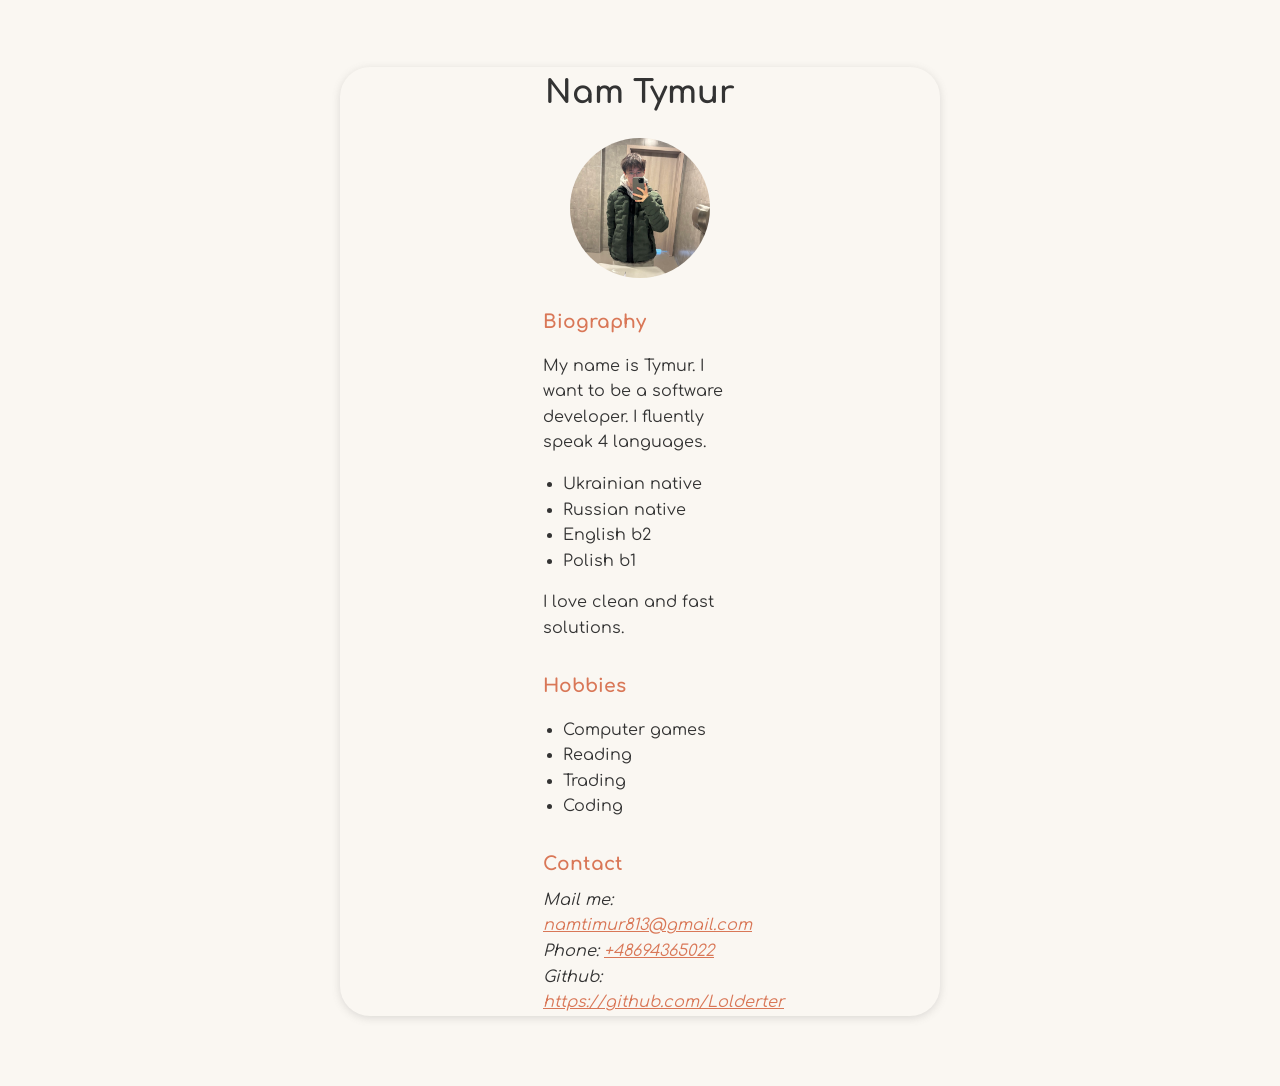
<file: portfolio/index.html>
<!DOCTYPE html>
<html lang="en">
<head>
    <meta charset="UTF-8">
    <meta name="viewport" content="width=device-width, initial-scale=1.0">
    <title>Portfolio</title>
    <link rel="stylesheet" href="style.css">
   
</head>
<body>
    <Header>
        
    </Header>
    <main>
        <h2>Nam Tymur</h2>
        <img src="portfoliop.jpg" alt="profile-picture">
        <section>
            <h3>Biography</h3>
            <p>My name is Tymur. I want to be a software developer. I fluently speak 4 languages. <ul>
                <li>Ukrainian native</li>
                <li>Russian native</li>
                <li>English b2</li>
                <li>Polish b1</li>
            </ul>
                I love clean and fast solutions. 
            </p>
        </section>
        <section>
            <h3>Hobbies</h3>
            <ul>
                <li>Computer games</li>
                <li>Reading</li>
                <li>Trading</li>
                <li>Coding</li>
            </ul>
        </section>
        <section>
            <h3>Contact</h3>
            <address>
                Mail me: <a href="mailto:namtimur813@gmail.com">namtimur813@gmail.com</a> <br>
                Phone: <a href="tel:+48694365022">+48694365022</a> <br>
                Github: <a href="https://github.com/Lolderter">https://github.com/Lolderter</a>
            </address>
        </section>
    </main>
    <aside></aside>
    <footer></footer>
</body>
</html>
</file>
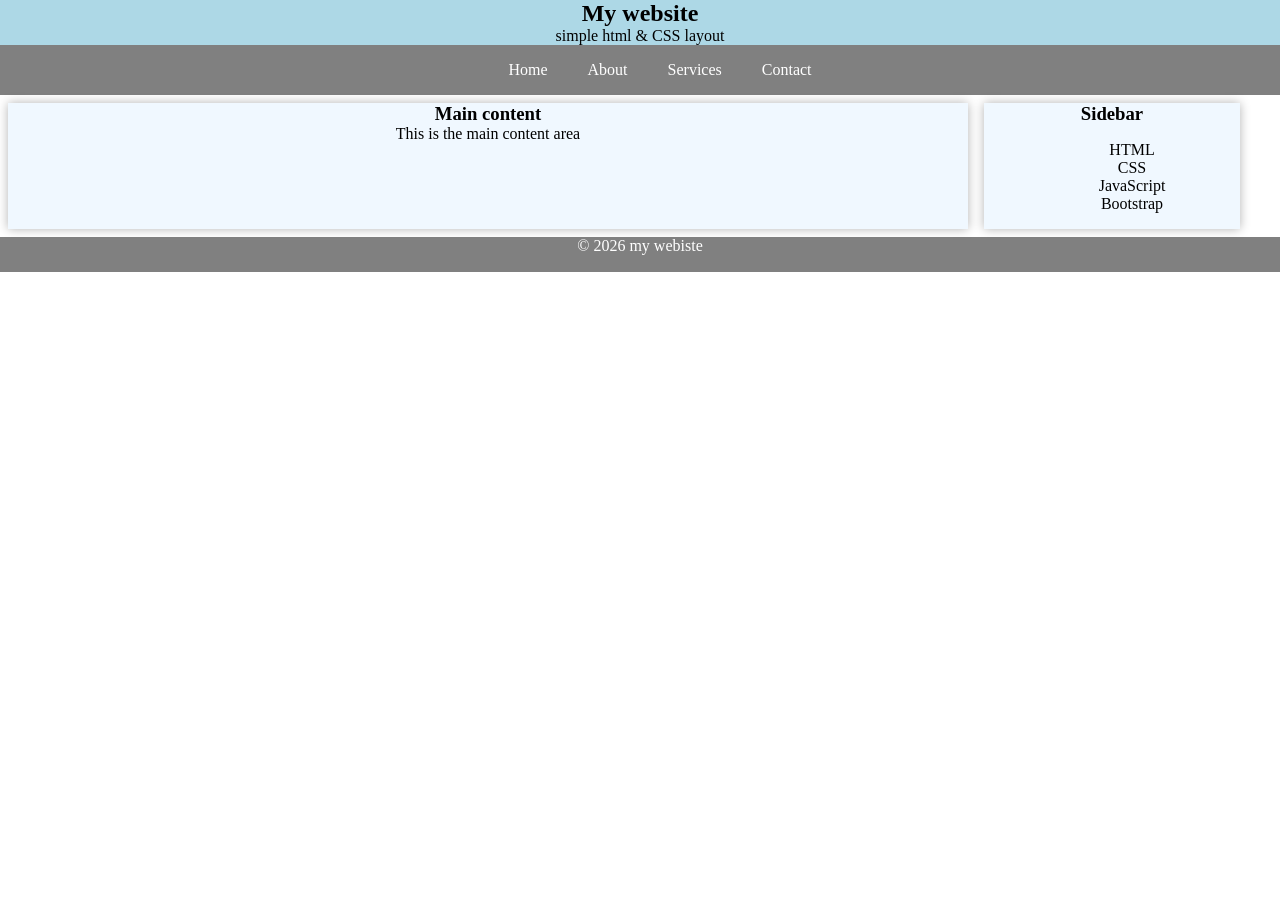
<file: test/07.06.html>
<!DOCTYPE html>
<html lang="en">
<head>
    <meta charset="UTF-8">
    <meta name="viewport" content="width=device-width, initial-scale=1.0">
    <title>Document</title>
    <link rel="stylesheet" href="style.css">
</head>
<body>
    <header>
        <h2>My website</h2>
        <p>simple html & CSS layout</p>
    </header>
    <nav>
        <li>
        <ul>Home</ul>
        <ul>About</ul>
        <ul>Services</ul>
        <ul>Contact</ul>
    </li>
</nav>
    <main>
        <section>
            <h3>Main content</h3>
            <p>This is the main content area</p>
        </section>
        <aside>
            <h3>Sidebar</h3>
            
                <ul>
                    <li>HTML</li>
                    <li>CSS</li>
                    <li>JavaScript</li>
                    <li>Bootstrap</li>
                </ul>
            
        </aside>
    </main>

    
    <footer>&copy 2026 my webiste</footer>
</body>
</html>
</file>
<file: portfolio/style.css>
@import url('https://fonts.googleapis.com/css2?family=Comfortaa:wght@300..700&display=swap');

        body {
            font-family: 'Comfortaa', sans-serif;
            max-width: 600px;
            margin: 0 auto;
            padding: 40px 20px;
            background: #FAF7F2;
            color: #333;
            line-height: 1.6;
        }

        h2 {
            font-size: 2rem;
            margin-bottom: 20px;
        }

        img {
            width: 140px;
            height: 140px;
            border-radius: 50%;
            object-fit: cover;
            display: block;
            margin: 0 auto 30px;
        }

        h3 {
            color: #D97757;
            margin-bottom: 8px;
        }

        h2 {
            text-align: center;
        }

        section {
            margin-bottom: 30px;
        }

        ul {
            padding-left: 20px;
        }

        a {
            color: #D97757;
        }

        main {
            box-shadow: rgba(99, 99, 99, 0.2) 0px 2px 8px 0px;
            padding:0 203px;
            border-radius: 30px;
        }
</file>
<file: test/style.css>
body {
    margin: 0px;
    
}


main {
    display: flex;
}


section {
    width: 75%;
}

aside {
    width: 20%;
}

li{
    display: flex;
    justify-content: center;
}

body {
    text-align: center;
   
}

header {
background-color: lightblue;

}

nav,footer {
    background-color: gray;
}
h2,h3 {
    margin: 0;
}

section,aside {
    background-color: aliceblue;
    margin: 8px;
    box-shadow:  0 0 10px 0 rgba(0, 0, 0, 0.3);
    
    
}

p{
    margin: 0;
}

nav, footer {
    color:white;

}
footer {
 height: 35px;
}
</file>
